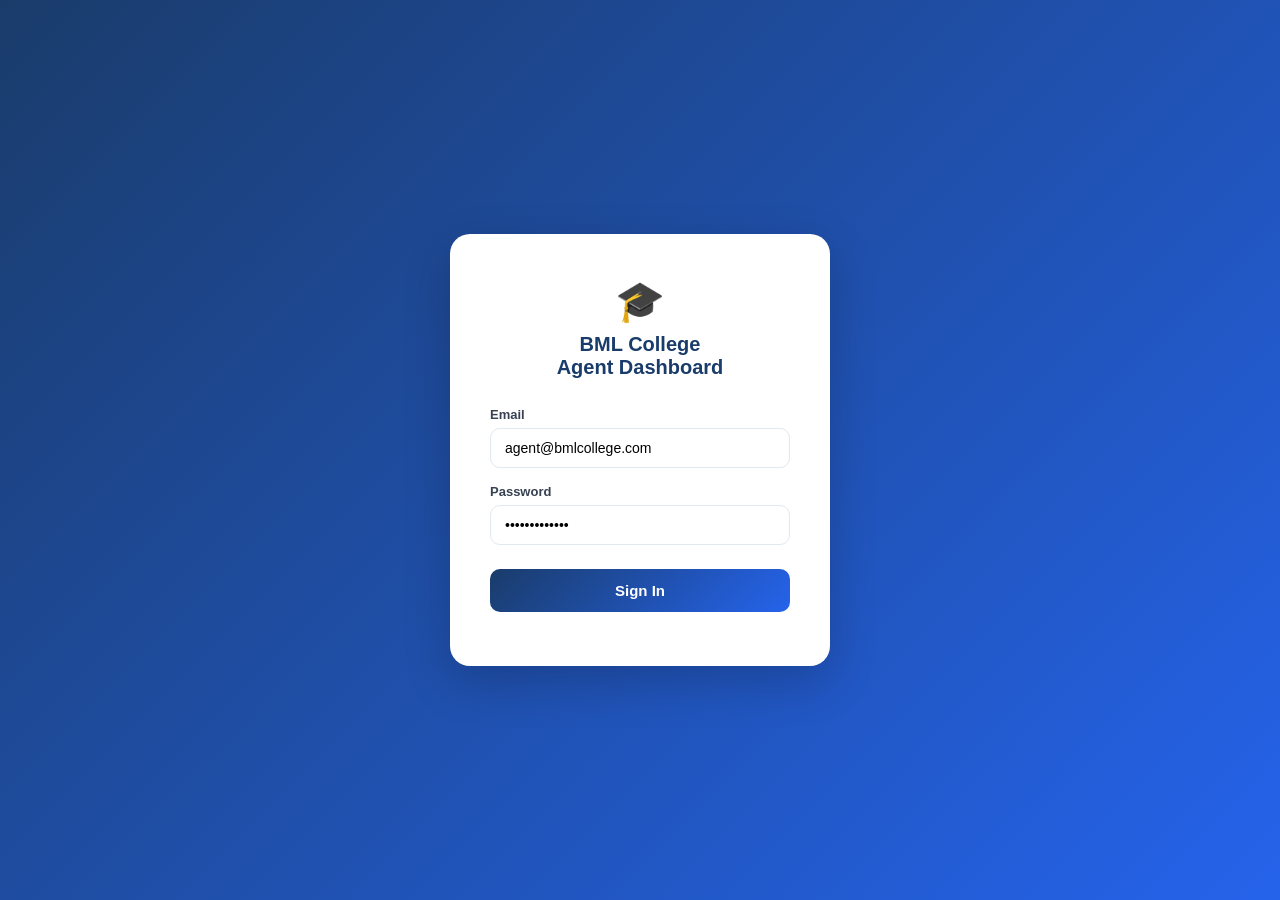
<file: frontend/agent-dashboard.html>
<!DOCTYPE html>
<html lang="en">
<head>
  <meta charset="UTF-8">
  <meta name="viewport" content="width=device-width, initial-scale=1.0">
  <title>BML College — Agent Dashboard</title>
  <style>
    * { box-sizing: border-box; margin: 0; padding: 0; }
    body { font-family: -apple-system, BlinkMacSystemFont, 'Segoe UI', sans-serif; background: #f1f5f9; color: #1e293b; }

    /* ── Login Screen ── */
    #login-screen {
      min-height: 100vh;
      display: flex;
      align-items: center;
      justify-content: center;
      background: linear-gradient(135deg, #1a3c6b, #2563eb);
    }
    .login-card {
      background: white;
      border-radius: 20px;
      padding: 44px 40px;
      width: 100%;
      max-width: 380px;
      box-shadow: 0 16px 48px rgba(0,0,0,0.2);
    }
    .login-card .logo { text-align: center; font-size: 40px; margin-bottom: 8px; }
    .login-card h2 { text-align: center; color: #1a3c6b; font-size: 20px; margin-bottom: 28px; }
    .form-group { margin-bottom: 16px; }
    .form-group label { display: block; font-size: 13px; font-weight: 600; color: #374151; margin-bottom: 6px; }
    .form-group input {
      width: 100%; border: 1.5px solid #e2e8f0; border-radius: 10px;
      padding: 11px 14px; font-size: 14px; outline: none;
      transition: border-color 0.15s;
    }
    .form-group input:focus { border-color: #2563eb; }
    .login-btn {
      width: 100%; background: linear-gradient(135deg, #1a3c6b, #2563eb);
      color: white; border: none; border-radius: 10px; padding: 13px;
      font-size: 15px; font-weight: 700; cursor: pointer; margin-top: 8px;
    }
    .login-error { color: #ef4444; font-size: 13px; text-align: center; margin-top: 10px; }

    /* ── Dashboard ── */
    #dashboard { display: none; height: 100vh; flex-direction: column; }

    /* Top bar */
    .topbar {
      background: linear-gradient(135deg, #1a3c6b, #1e4e8c);
      color: white;
      padding: 14px 24px;
      display: flex;
      align-items: center;
      gap: 16px;
      flex-shrink: 0;
    }
    .topbar .brand { font-size: 16px; font-weight: 800; }
    .topbar .agent-name { font-size: 14px; opacity: 0.85; }
    .topbar .badge {
      background: #22c55e; color: white;
      border-radius: 20px; padding: 3px 10px; font-size: 12px; font-weight: 600;
    }
    .topbar .logout-btn {
      margin-left: auto; background: rgba(255,255,255,0.15); border: none; color: white;
      border-radius: 8px; padding: 6px 14px; cursor: pointer; font-size: 13px;
    }

    /* Stats bar */
    .statsbar {
      background: white;
      border-bottom: 1px solid #e2e8f0;
      padding: 12px 24px;
      display: flex;
      gap: 32px;
      flex-shrink: 0;
    }
    .stat-item { font-size: 13px; color: #64748b; }
    .stat-item strong { color: #1a3c6b; font-size: 18px; display: block; }

    /* Main layout */
    .main-layout {
      display: flex;
      flex: 1;
      overflow: hidden;
    }

    /* Queue panel */
    .queue-panel {
      width: 300px;
      background: white;
      border-right: 1px solid #e2e8f0;
      display: flex;
      flex-direction: column;
      flex-shrink: 0;
    }
    .panel-title {
      padding: 14px 16px;
      font-size: 13px;
      font-weight: 700;
      color: #64748b;
      text-transform: uppercase;
      letter-spacing: 0.07em;
      border-bottom: 1px solid #f1f5f9;
      display: flex;
      align-items: center;
      gap: 8px;
    }
    .panel-title .count {
      background: #ef4444; color: white;
      border-radius: 12px; padding: 1px 7px; font-size: 11px;
    }
    #queue-list { flex: 1; overflow-y: auto; }
    .queue-item {
      padding: 14px 16px;
      border-bottom: 1px solid #f8fafc;
      cursor: pointer;
      transition: background 0.15s;
      position: relative;
    }
    .queue-item:hover { background: #f8fafc; }
    .queue-item.active { background: #eff6ff; border-left: 3px solid #2563eb; }
    .qi-name { font-size: 14px; font-weight: 600; color: #1e293b; }
    .qi-preview { font-size: 12px; color: #64748b; margin-top: 3px; white-space: nowrap; overflow: hidden; text-overflow: ellipsis; }
    .qi-meta { display: flex; gap: 8px; margin-top: 6px; }
    .qi-badge {
      font-size: 11px; padding: 2px 7px; border-radius: 10px; font-weight: 600;
    }
    .qi-badge.waiting { background: #fef3c7; color: #92400e; }
    .qi-badge.active { background: #d1fae5; color: #065f46; }
    .qi-badge.web { background: #dbeafe; color: #1d4ed8; }
    .qi-badge.whatsapp { background: #dcfce7; color: #15803d; }
    .qi-time { font-size: 11px; color: #94a3b8; }
    .accept-btn {
      position: absolute; right: 12px; top: 50%; transform: translateY(-50%);
      background: #2563eb; color: white; border: none; border-radius: 8px;
      padding: 5px 10px; font-size: 12px; cursor: pointer; font-weight: 600;
    }
    .accept-btn:hover { background: #1d4ed8; }

    #active-sessions-list { flex: 1; overflow-y: auto; }

    /* Chat area */
    .chat-area {
      flex: 1;
      display: flex;
      flex-direction: column;
      overflow: hidden;
    }
    .chat-area-empty {
      flex: 1;
      display: flex;
      flex-direction: column;
      align-items: center;
      justify-content: center;
      color: #94a3b8;
      font-size: 15px;
      gap: 12px;
    }
    .chat-area-empty .icon { font-size: 48px; }

    .chat-header {
      background: white;
      border-bottom: 1px solid #e2e8f0;
      padding: 14px 20px;
      display: flex;
      align-items: center;
      gap: 12px;
      flex-shrink: 0;
    }
    .chat-header .user-avatar {
      width: 36px; height: 36px;
      background: linear-gradient(135deg, #1a3c6b, #2563eb);
      border-radius: 50%;
      color: white;
      display: flex; align-items: center; justify-content: center;
      font-size: 16px;
    }
    .chat-header .user-info h3 { font-size: 15px; font-weight: 700; }
    .chat-header .user-info p { font-size: 12px; color: #64748b; }
    .chat-header .close-btn {
      margin-left: auto; background: #fee2e2; border: none; color: #ef4444;
      border-radius: 8px; padding: 6px 12px; cursor: pointer; font-size: 12px; font-weight: 600;
    }

    .messages-area {
      flex: 1;
      overflow-y: auto;
      padding: 20px;
      background: #f8fafc;
      display: flex;
      flex-direction: column;
      gap: 12px;
    }
    .msg-row { display: flex; gap: 10px; align-items: flex-end; }
    .msg-row.user { flex-direction: row-reverse; }
    .msg-avatar {
      width: 30px; height: 30px; border-radius: 50%;
      display: flex; align-items: center; justify-content: center;
      font-size: 14px; flex-shrink: 0;
      background: linear-gradient(135deg, #1a3c6b, #2563eb); color: white;
    }
    .msg-avatar.user { background: #e2e8f0; color: #64748b; }
    .msg-bubble {
      max-width: 75%; padding: 10px 14px;
      border-radius: 16px; font-size: 14px; line-height: 1.5;
    }
    .msg-bubble.bot, .msg-bubble.agent { background: white; color: #1e293b; border-bottom-left-radius: 4px; box-shadow: 0 1px 3px rgba(0,0,0,0.07); }
    .msg-bubble.user { background: linear-gradient(135deg, #1a3c6b, #2563eb); color: white; border-bottom-right-radius: 4px; }
    .msg-bubble.system { background: #fef3c7; color: #92400e; border-radius: 10px; font-size: 13px; max-width: 100%; }
    .msg-time { font-size: 11px; color: #94a3b8; text-align: center; margin: 4px 0; }

    .agent-input-area {
      padding: 14px 20px;
      background: white;
      border-top: 1px solid #e2e8f0;
      display: flex;
      gap: 10px;
      align-items: center;
      flex-shrink: 0;
    }
    .agent-input-area textarea {
      flex: 1; border: 1.5px solid #e2e8f0; border-radius: 12px;
      padding: 10px 14px; font-size: 14px; outline: none; resize: none;
      max-height: 100px; font-family: inherit; transition: border-color 0.15s;
    }
    .agent-input-area textarea:focus { border-color: #2563eb; }
    .send-btn {
      background: linear-gradient(135deg, #1a3c6b, #2563eb);
      color: white; border: none; border-radius: 10px;
      padding: 10px 20px; font-size: 14px; font-weight: 600; cursor: pointer;
    }

    .notification {
      position: fixed; top: 20px; right: 20px;
      background: #1a3c6b; color: white;
      border-radius: 12px; padding: 14px 20px;
      font-size: 14px; box-shadow: 0 8px 24px rgba(0,0,0,0.2);
      z-index: 9999; animation: slide-in 0.3s ease;
      max-width: 300px;
    }
    @keyframes slide-in { from { transform: translateX(120%); } to { transform: translateX(0); } }
  </style>
</head>
<body>

<!-- ── Login ── -->
<div id="login-screen">
  <div class="login-card">
    <div class="logo">🎓</div>
    <h2>BML College<br>Agent Dashboard</h2>
    <div class="form-group">
      <label>Email</label>
      <input type="email" id="login-email" value="agent@bmlcollege.com" placeholder="agent@bmlcollege.com">
    </div>
    <div class="form-group">
      <label>Password</label>
      <input type="password" id="login-password" value="bml@agent2024" placeholder="••••••••">
    </div>
    <button class="login-btn" onclick="login()">Sign In</button>
    <div class="login-error" id="login-error"></div>
  </div>
</div>

<!-- ── Dashboard ── -->
<div id="dashboard">
  <div class="topbar">
    <span class="brand">🎓 BML College</span>
    <span class="agent-name" id="agent-name-display">Agent</span>
    <span class="badge" id="online-badge">● Online</span>
    <button class="logout-btn" onclick="logout()">Logout</button>
  </div>

  <div class="statsbar">
    <div class="stat-item"><strong id="stat-waiting">0</strong>Waiting</div>
    <div class="stat-item"><strong id="stat-active">0</strong>My Active</div>
    <div class="stat-item"><strong id="stat-total">0</strong>Total Sessions</div>
    <div class="stat-item"><strong id="stat-agents">0</strong>Agents Online</div>
  </div>

  <div class="main-layout">
    <!-- Queue Panel -->
    <div class="queue-panel">
      <div class="panel-title">
        🔴 Waiting Queue
        <span class="count" id="queue-count">0</span>
      </div>
      <div id="queue-list"></div>

      <div class="panel-title" style="margin-top:1px">
        💬 My Sessions
      </div>
      <div id="active-sessions-list"></div>
    </div>

    <!-- Chat Area -->
    <div class="chat-area" id="chat-area">
      <div class="chat-area-empty">
        <div class="icon">💬</div>
        <div>Select a session to start chatting</div>
      </div>
    </div>
  </div>
</div>

<script>
  const API = window.location.origin;
  let token = null;
  let agentId = null;
  let agentName = '';
  let ws = null;
  let activeSessionId = null;
  let sessions = {};  // sessionId -> {info, messages}

  // ── Login ──────────────────────────────────────────────────────────
  async function login() {
    const email = document.getElementById('login-email').value;
    const password = document.getElementById('login-password').value;
    try {
      const res = await fetch(API + '/api/agent/login', {
        method: 'POST',
        headers: { 'Content-Type': 'application/json' },
        body: JSON.stringify({ email, password })
      });
      if (!res.ok) throw new Error('Invalid credentials');
      const data = await res.json();
      token = data.access_token;
      agentId = data.agent_id;
      agentName = data.name;
      document.getElementById('login-screen').style.display = 'none';
      document.getElementById('dashboard').style.display = 'flex';
      document.getElementById('agent-name-display').textContent = agentName;
      connectAgentWS();
      loadActiveSessions();
      refreshStats();
      setInterval(refreshStats, 15000);
    } catch (e) {
      document.getElementById('login-error').textContent = e.message;
    }
  }

  async function logout() {
    await fetch(API + '/api/agent/logout', {
      method: 'POST', headers: { Authorization: 'Bearer ' + token }
    });
    location.reload();
  }

  // ── Agent WebSocket ────────────────────────────────────────────────
  function connectAgentWS() {
    const wsUrl = API.replace('http', 'ws') + `/api/agent/ws/${agentId}`;
    ws = new WebSocket(wsUrl);
    ws.onopen = () => {
      setInterval(() => ws.readyState === WebSocket.OPEN && ws.send(JSON.stringify({ type: 'ping' })), 25000);
    };
    ws.onmessage = (e) => {
      const payload = JSON.parse(e.data);
      handleAgentWS(payload);
    };
    ws.onclose = () => setTimeout(connectAgentWS, 3000);
  }

  function handleAgentWS(payload) {
    switch (payload.type) {
      case 'new_session':
        addToQueue(payload.session);
        showNotification(`New chat from ${payload.session.user_name || 'Anonymous'}`);
        break;
      case 'user_message':
        if (sessions[payload.session_id]) {
          appendMessage(payload.session_id, 'user', payload.message, payload.user_name || 'User');
          if (activeSessionId !== payload.session_id) {
            highlightSession(payload.session_id);
          }
        }
        break;
      case 'queue_update':
        renderQueue(payload.queue);
        break;
      case 'session_accepted':
        // Another agent took a session - refresh queue
        loadQueue();
        break;
    }
    refreshStats();
  }

  // ── Queue ──────────────────────────────────────────────────────────
  async function loadQueue() {
    const res = await fetch(API + '/api/agent/queue', {
      headers: { Authorization: 'Bearer ' + token }
    });
    const queue = await res.json();
    renderQueue(queue);
  }

  function renderQueue(queue) {
    const list = document.getElementById('queue-list');
    document.getElementById('queue-count').textContent = queue.length;
    list.innerHTML = queue.length === 0
      ? '<div style="padding:20px;text-align:center;color:#94a3b8;font-size:13px">No sessions waiting</div>'
      : '';
    queue.forEach(item => addToQueue(item));
  }

  function addToQueue(item) {
    const list = document.getElementById('queue-list');
    // Remove if already there
    const existing = document.getElementById('qi-' + item.session_id);
    if (existing) existing.remove();

    const div = document.createElement('div');
    div.className = 'queue-item';
    div.id = 'qi-' + item.session_id;
    const elapsed = timeSince(item.queued_at);
    div.innerHTML = `
      <div class="qi-name">${escHtml(item.user_name || 'Anonymous')}</div>
      <div class="qi-preview">${escHtml(item.last_message || '')}</div>
      <div class="qi-meta">
        <span class="qi-badge waiting">Waiting</span>
        <span class="qi-badge ${item.channel}">${item.channel === 'whatsapp' ? '📱 WhatsApp' : '🌐 Web'}</span>
        <span class="qi-time">${elapsed}</span>
      </div>
      <button class="accept-btn" onclick="acceptSession('${item.session_id}', this.closest('.queue-item'))">Accept</button>
    `;
    list.appendChild(div);
    document.getElementById('queue-count').textContent =
      parseInt(document.getElementById('queue-count').textContent || 0) + 1;
  }

  async function acceptSession(sessionId, el) {
    try {
      await fetch(API + `/api/agent/accept/${sessionId}`, {
        method: 'POST', headers: { Authorization: 'Bearer ' + token }
      });
      el.remove();
      const count = document.getElementById('queue-count');
      count.textContent = Math.max(0, parseInt(count.textContent) - 1);
      await loadActiveSessions();
      openSession(sessionId);
    } catch (e) {
      alert('Could not accept session');
    }
  }

  // ── Active Sessions ────────────────────────────────────────────────
  async function loadActiveSessions() {
    const res = await fetch(API + '/api/agent/sessions', {
      headers: { Authorization: 'Bearer ' + token }
    });
    const data = await res.json();
    const list = document.getElementById('active-sessions-list');
    list.innerHTML = data.length === 0
      ? '<div style="padding:16px;text-align:center;color:#94a3b8;font-size:13px">No active sessions</div>'
      : '';
    data.forEach(s => {
      sessions[s.id] = s;
      const div = document.createElement('div');
      div.className = 'queue-item' + (activeSessionId === s.id ? ' active' : '');
      div.id = 'si-' + s.id;
      div.onclick = () => openSession(s.id);
      div.innerHTML = `
        <div class="qi-name">${escHtml(s.user_name || 'Anonymous')}</div>
        <div class="qi-preview">${escHtml(s.last_message || '')}</div>
        <div class="qi-meta">
          <span class="qi-badge active">Active</span>
          <span class="qi-badge ${s.channel}">${s.channel === 'whatsapp' ? '📱 WhatsApp' : '🌐 Web'}</span>
        </div>
      `;
      list.appendChild(div);
    });
  }

  // ── Open session in chat area ──────────────────────────────────────
  function openSession(sessionId) {
    activeSessionId = sessionId;
    const s = sessions[sessionId];
    if (!s) return;

    // Highlight sidebar
    document.querySelectorAll('.queue-item').forEach(el => el.classList.remove('active'));
    const el = document.getElementById('si-' + sessionId);
    if (el) el.classList.add('active');

    const area = document.getElementById('chat-area');
    area.innerHTML = `
      <div class="chat-header">
        <div class="user-avatar">👤</div>
        <div class="user-info">
          <h3>${escHtml(s.user_name || 'Anonymous')}</h3>
          <p>${s.channel === 'whatsapp' ? '📱 WhatsApp' : '🌐 Web Chat'} · Session ${sessionId.slice(0,8)}</p>
        </div>
        <button class="close-btn" onclick="closeSession('${sessionId}')">✕ Close Session</button>
      </div>
      <div class="messages-area" id="agent-messages-${sessionId}"></div>
      <div class="agent-input-area">
        <textarea id="agent-input-${sessionId}" placeholder="Type your reply…" rows="1"
          onkeydown="if(event.key==='Enter'&&!event.shiftKey){event.preventDefault();agentSend('${sessionId}')}"
        ></textarea>
        <button class="send-btn" onclick="agentSend('${sessionId}')">Send</button>
      </div>
    `;

    // Render existing messages
    const msgsArea = document.getElementById('agent-messages-' + sessionId);
    (s.messages || []).forEach(m => {
      renderMsg(msgsArea, m.role, m.content, m.time);
    });
    msgsArea.scrollTop = msgsArea.scrollHeight;
    document.getElementById('agent-input-' + sessionId).focus();
  }

  function appendMessage(sessionId, role, content, senderName) {
    if (sessions[sessionId] && sessions[sessionId].messages) {
      sessions[sessionId].messages.push({ role, content, time: new Date().toISOString() });
    }
    if (activeSessionId === sessionId) {
      const area = document.getElementById('agent-messages-' + sessionId);
      if (area) renderMsg(area, role, content, new Date().toISOString());
    }
  }

  function renderMsg(container, role, content, time) {
    const isUser = role === 'user';
    const isSystem = role === 'system';
    if (isSystem) {
      const div = document.createElement('div');
      div.className = 'msg-time';
      div.innerHTML = `<span class="msg-bubble system">${fmtMd(content)}</span>`;
      container.appendChild(div);
    } else {
      const div = document.createElement('div');
      div.className = 'msg-row ' + (isUser ? 'user' : role);
      div.innerHTML = `
        <div class="msg-avatar ${isUser ? 'user' : ''}">${isUser ? '👤' : role === 'agent' ? '🧑‍💼' : '🤖'}</div>
        <div class="msg-bubble ${role}">${fmtMd(content)}</div>
      `;
      container.appendChild(div);
    }
    container.scrollTop = container.scrollHeight;
  }

  async function agentSend(sessionId) {
    const input = document.getElementById('agent-input-' + sessionId);
    const text = input.value.trim();
    if (!text) return;
    input.value = '';
    input.style.height = 'auto';

    appendMessage(sessionId, 'agent', text, agentName);

    await fetch(API + '/api/agent/message', {
      method: 'POST',
      headers: { 'Content-Type': 'application/json', Authorization: 'Bearer ' + token },
      body: JSON.stringify({ session_id: sessionId, message: text })
    });
  }

  async function closeSession(sessionId) {
    if (!confirm('Close this chat session?')) return;
    await fetch(API + `/api/agent/close/${sessionId}`, {
      method: 'POST', headers: { Authorization: 'Bearer ' + token }
    });
    delete sessions[sessionId];
    activeSessionId = null;
    document.getElementById('chat-area').innerHTML = '<div class="chat-area-empty"><div class="icon">✅</div><div>Session closed</div></div>';
    loadActiveSessions();
  }

  function highlightSession(sessionId) {
    const el = document.getElementById('si-' + sessionId);
    if (el) { el.style.background = '#fef3c7'; setTimeout(() => el.style.background = '', 2000); }
  }

  // ── Stats ──────────────────────────────────────────────────────────
  async function refreshStats() {
    try {
      const res = await fetch(API + '/api/agent/stats', { headers: { Authorization: 'Bearer ' + token } });
      const s = await res.json();
      document.getElementById('stat-waiting').textContent = s.waiting_for_agent;
      document.getElementById('stat-active').textContent = s.active_sessions;
      document.getElementById('stat-total').textContent = s.total_sessions;
      document.getElementById('stat-agents').textContent = s.agents_online;
    } catch(e) {}
  }

  // ── Notifications ──────────────────────────────────────────────────
  function showNotification(msg) {
    const div = document.createElement('div');
    div.className = 'notification';
    div.innerHTML = `🔔 ${escHtml(msg)}`;
    document.body.appendChild(div);
    setTimeout(() => div.remove(), 4000);
    try { new Notification('BML Chat: ' + msg); } catch(e) {}
  }

  // ── Utils ──────────────────────────────────────────────────────────
  function escHtml(t) {
    return String(t).replace(/&/g,'&amp;').replace(/</g,'&lt;').replace(/>/g,'&gt;');
  }
  function fmtMd(t) {
    let s = escHtml(t);
    s = s.replace(/\*\*(.+?)\*\*/g, '<strong>$1</strong>');
    s = s.replace(/\n/g, '<br>');
    return s;
  }
  function timeSince(iso) {
    const secs = Math.floor((Date.now() - new Date(iso)) / 1000);
    if (secs < 60) return `${secs}s ago`;
    if (secs < 3600) return `${Math.floor(secs/60)}m ago`;
    return `${Math.floor(secs/3600)}h ago`;
  }

  // Allow Enter to login
  document.addEventListener('keydown', (e) => {
    if (e.key === 'Enter' && document.getElementById('login-screen').style.display !== 'none') login();
  });

  // Request notifications
  if (Notification.permission === 'default') Notification.requestPermission();
</script>
</body>
</html>
</file>
